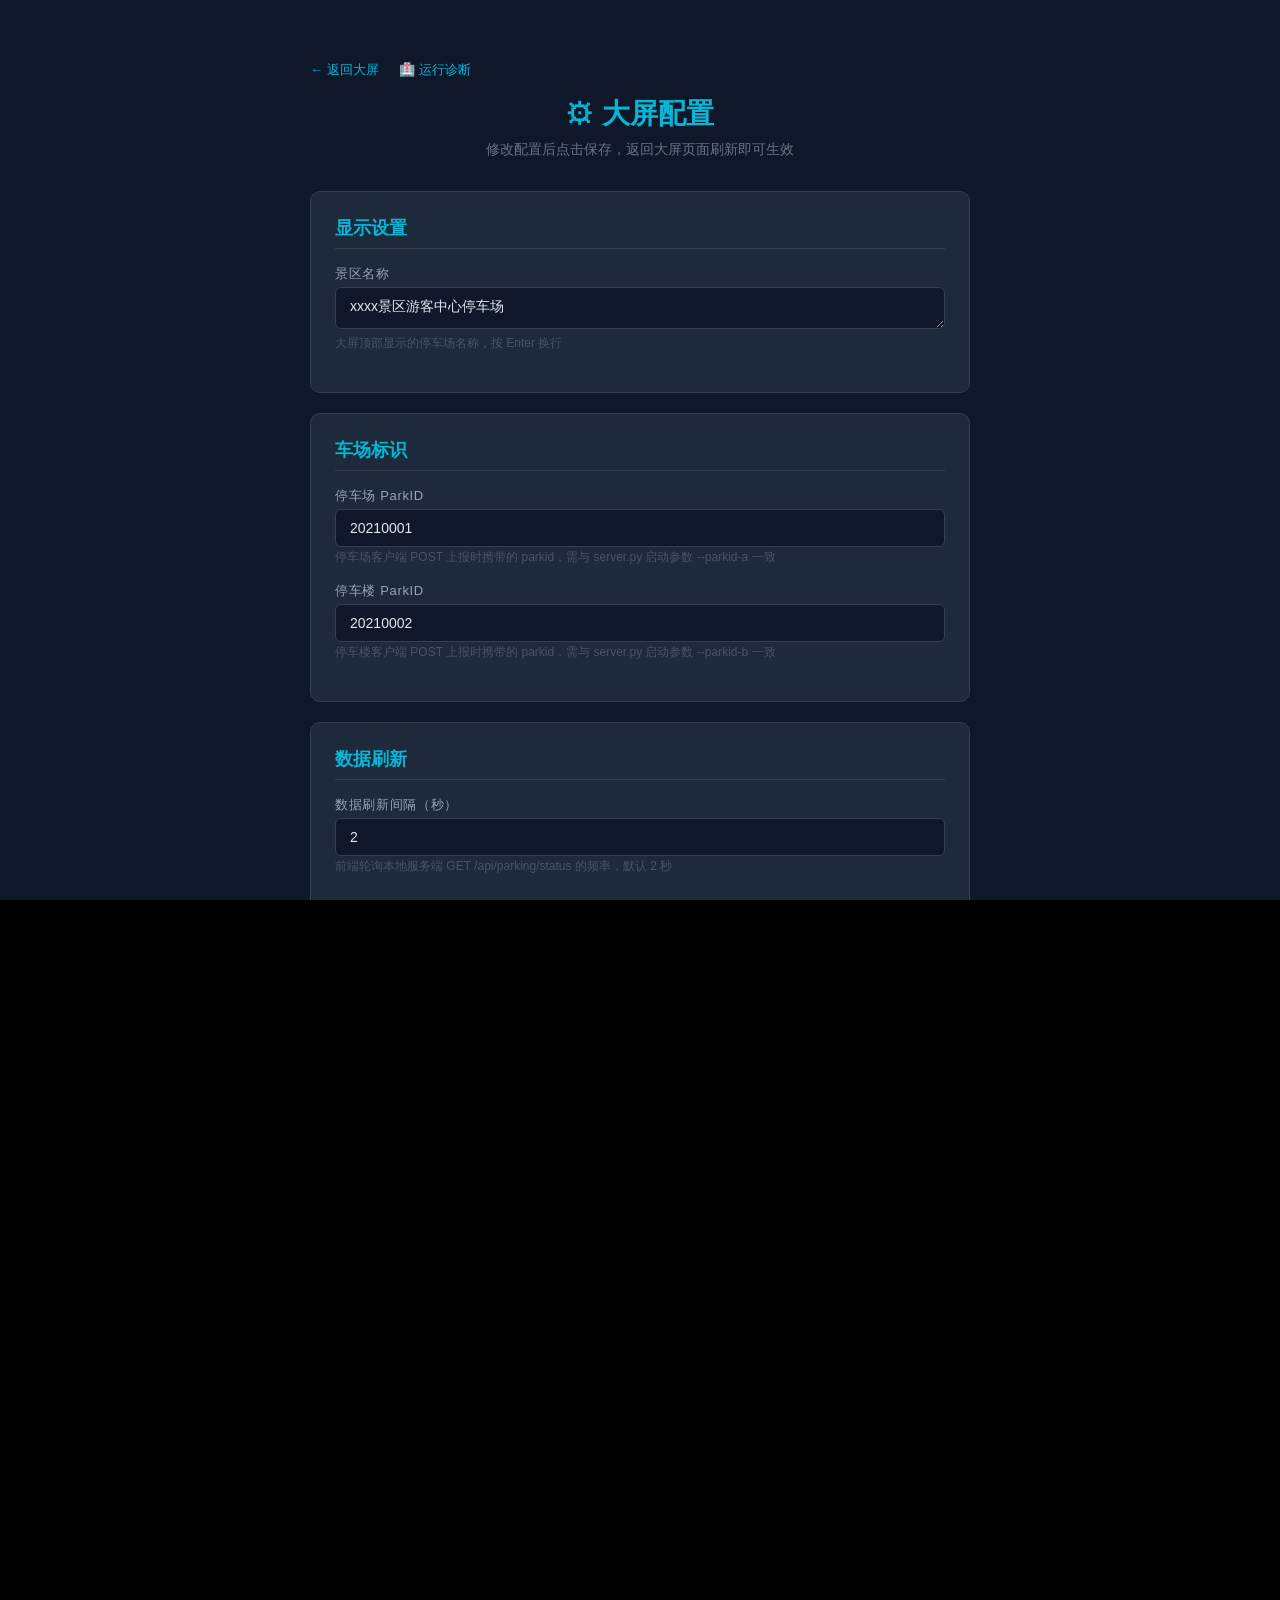
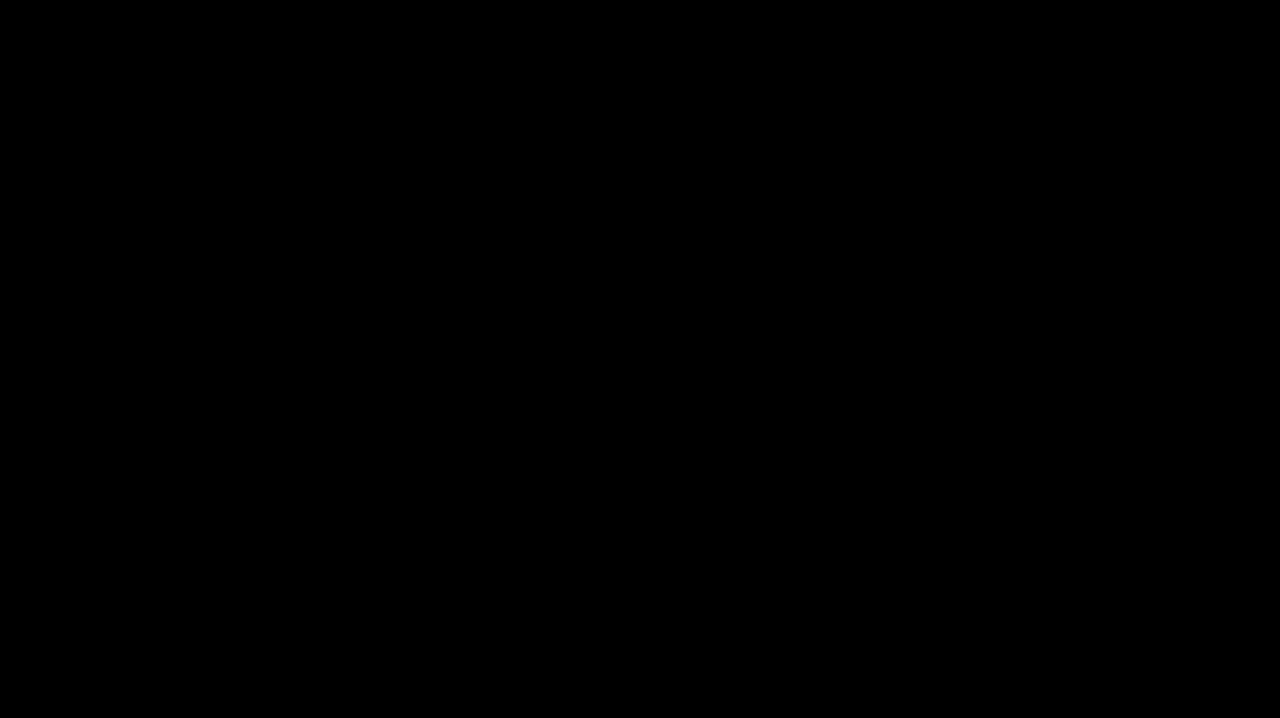
<file: admin.html>
<!DOCTYPE html>
<html lang="zh-CN">
<head>
  <meta charset="UTF-8">
  <meta name="viewport" content="width=device-width, initial-scale=1.0">
  <title>停车场大屏 — 配置管理</title>
  <link rel="stylesheet" href="css/style.css">
</head>
<body class="admin-body">
  <div class="admin-wrapper">

    <a href="index.html" class="back-link">← 返回大屏</a>
    <a href="status.html" class="back-link" style="margin-left:16px;">🏥 运行诊断</a>

    <h1>⚙ 大屏配置</h1>
    <p class="subtitle">修改配置后点击保存，返回大屏页面刷新即可生效</p>

    <!-- === Display === -->
    <div class="form-section">
      <h2>显示设置</h2>
      <div class="form-group">
        <label for="parkingName">景区名称</label>
        <textarea id="parkingName" rows="2" placeholder="xxxx景区游客中心停车场"></textarea>
        <span class="hint">大屏顶部显示的停车场名称，按 Enter 换行</span>
      </div>
    </div>

    <!-- === ParkID Mapping === -->
    <div class="form-section">
      <h2>车场标识</h2>

      <div class="form-group">
        <label for="parkIdA">停车场 ParkID</label>
        <input type="text" id="parkIdA" placeholder="20210001">
        <span class="hint">停车场客户端 POST 上报时携带的 parkid，需与 server.py 启动参数 --parkid-a 一致</span>
      </div>

      <div class="form-group">
        <label for="parkIdB">停车楼 ParkID</label>
        <input type="text" id="parkIdB" placeholder="20210002">
        <span class="hint">停车楼客户端 POST 上报时携带的 parkid，需与 server.py 启动参数 --parkid-b 一致</span>
      </div>
    </div>

    <!-- === Polling === -->
    <div class="form-section">
      <h2>数据刷新</h2>

      <div class="form-group">
        <label for="pollInterval">数据刷新间隔（秒）</label>
        <input type="number" id="pollInterval" min="1" max="60" value="2">
        <span class="hint">前端轮询本地服务端 GET /api/parking/status 的频率，默认 2 秒</span>
      </div>
    </div>

    <!-- === Video Streams === -->
    <div class="form-section">
      <h2>监控画面</h2>

      <div id="video-streams-list">
        <!-- Stream rows rendered dynamically by admin.js -->
      </div>

      <button class="btn-add-stream" id="btn-add-stream" type="button">
        ＋ 添加监控画面
      </button>

      <button class="btn btn-secondary" id="btn-import-cameras" type="button" style="margin-left: 8px;">
        📥 从 config.json 重新导入摄像头
      </button>

      <div class="form-group" style="margin-top: 16px;">
        <label for="cameraRotateInterval">摄像头轮播间隔（秒）</label>
        <input type="number" id="cameraRotateInterval" min="0" max="3600" value="30">
        <span class="hint">多个监控画面自动轮播的间隔秒数，默认 30 秒。0 表示不轮播，固定显示第一个画面。画面断流时会自动切换到其备用流，主画面持续可达 3 分钟后自动切回。</span>
      </div>
    </div>

    <!-- === Ad Video Playback === -->
    <div class="form-section">
      <h2>广告视频轮播</h2>

      <div class="form-group">
        <label for="videoFolder">视频文件夹（相对于 /videos/）</label>
        <input type="text" id="videoFolder" placeholder="ads">
        <span class="hint">存放轮播视频的子文件夹，如 ads 对应 /videos/ads/。留空则禁用广告轮播，始终显示摄像头画面。系统按文件名排序播放 .mp4 / .webm / .mkv 文件。</span>
      </div>

      <div class="form-group">
        <label for="cameraDuration">摄像头持续显示时间（秒）</label>
        <input type="number" id="cameraDuration" min="10" max="3600" value="300">
        <span class="hint">每个广告视频播完后，摄像头画面持续显示的时间。默认 300 秒（5 分钟）。</span>
      </div>
    </div>

    <!-- === Actions === -->
    <div class="form-actions">
      <button class="btn btn-primary" id="btn-save">保存配置</button>
      <button class="btn btn-secondary" id="btn-reset">恢复默认</button>
    </div>

  </div>

  <div class="toast" id="toast"></div>

  <script src="js/config.js"></script>
  <script src="js/admin.js"></script>
</body>
</html>
</file>
<file: css/style.css>
/* ============================================================
   Parking Display Screen — Styles
   9:4 aspect ratio, 2x2 grid, dark theme for large outdoor LED display
   Optimized for tourist-facing outdoor screen: large fonts, high contrast
   ============================================================ */

/* --- Reset & Base --- */
*, *::before, *::after {
  margin: 0;
  padding: 0;
  box-sizing: border-box;
}

html, body {
  width: 100%;
  height: 100%;
  overflow: hidden;
  font-family: 'Microsoft YaHei', 'PingFang SC', 'Helvetica Neue', sans-serif;
  background: #000;
  -webkit-font-smoothing: antialiased;
}

/* --- 9:4 Aspect Ratio Wrapper --- */
#app {
  width: 100vw;
  height: 100vh;
  display: flex;
  align-items: center;
  justify-content: center;
  background: #050a14;
}

#container {
  /* Compute size that fits viewport while maintaining 9:4 */
  width:  99vw;
  height: 99vh;

  display: grid;
  grid-template-columns: 3fr 1fr;
  gap: 6px;
  padding: 6px;
  background: #080e1e;
}

/* ============================================================
   Parking Info Cards (top row)
   ============================================================ */
.parking-card {
  background: linear-gradient(135deg, #0f1a2e 0%, #111d33 100%);
  border: 1px solid rgba(6, 182, 212, 0.25);
  border-radius: 8px;
  display: flex;
  flex-direction: column;
  padding: 0 3%;
  position: relative;
  overflow: hidden;
  transition: opacity 0.3s ease;
}

/* Subtle top accent line */
.parking-card::before {
  content: '';
  position: absolute;
  top: 0;
  left: 10%;
  right: 10%;
  height: 2px;
  background: linear-gradient(90deg, transparent, #06b6d4, transparent);
  opacity: 0.6;
}

/* Status dot — absolute positioned top-right */
.parking-card .status-dot {
  position: absolute;
  top: 10px;
  right: 14px;
  width: 10px;
  height: 10px;
  min-width: 10px;
  border-radius: 50%;
  background: #10b981;
  box-shadow: 0 0 10px rgba(16, 185, 129, 0.6);
  transition: background 0.3s, box-shadow 0.3s;
  z-index: 2;
}

.parking-card .status-dot.error {
  background: #ef4444;
  box-shadow: 0 0 10px rgba(239, 68, 68, 0.6);
}

/* --- Stats stack: name + 3 blocks (label row + value row each) --- */
.parking-card .stats-stack {
  flex: 1;
  display: flex;
  flex-direction: column;
  justify-content: space-evenly;
}

/* Location name — cyan, standalone line */
.parking-card .stat-name {
  font-size: clamp(28px, 6vh, 70px);
  font-weight: 700;
  color: #06b6d4;
  text-align: center;
  text-shadow:
    0 0 20px rgba(6, 182, 212, 0.5),
    0 0 60px rgba(6, 182, 212, 0.2);
  line-height: 1.2;
}

/* Each data block: label row + value row */
.parking-card .stat-block {
  display: flex;
  flex-direction: column;
  align-items: center;
}

/* Label row — smaller descriptive text */
.parking-card .stat-block .stat-label {
  font-size: clamp(30px, 4vh, 48px);
  color: #94a3b8;
  letter-spacing: 0.05em;
  line-height: 1.3;
    font-weight: bold;
  white-space: nowrap;
}

/* Value row: number + unit on one baseline */
.parking-card .stat-row {
  display: flex;
  align-items: baseline;
  justify-content: center;
  gap: 0.2em;
  line-height: 1;
}

/* The big number */
.parking-card .stat-value {
  font-weight: 800;
  line-height: 1;
  letter-spacing: 0.02em;
  transition: all 0.6s cubic-bezier(0.25, 0.46, 0.45, 0.94);
}

/* Unit */
.parking-card .stat-unit {
  font-size: clamp(18px, 3vh, 36px);
  color: #94a3b8;
  letter-spacing: 0.05em;
  white-space: nowrap;
}

/* Total — red */
.parking-card .stat-block.total .stat-value {
  font-size: clamp(40px, 9vh, 130px);
  color: #ef4444;
  text-shadow:
    0 0 20px rgba(239, 68, 68, 0.5),
    0 0 60px rgba(239, 68, 68, 0.2);
}

/* Total available — green */
.parking-card .stat-block.total-avail .stat-value {
  font-size: clamp(40px, 9vh, 130px);
  color: #10b981;
  text-shadow:
    0 0 20px rgba(16, 185, 129, 0.5),
    0 0 60px rgba(16, 185, 129, 0.2);
}

/* Pulse animation on number change */
.parking-card .stat-value.updating {
  transform: scale(1.06);
}
.parking-card .stat-block.total-avail .stat-value.updating {
  color: #34d399;
}
.parking-card .stat-block.total .stat-value.updating {
  color: #f87171;
}

/* ============================================================
   Video Area & Panels — stacked, fade-transition rotation
   ============================================================ */
.video-area {
  position: relative;
  background: #02050d;
  border: 1px solid rgba(6, 182, 212, 0.2);
  border-radius: 8px;
  overflow: hidden;
}

/* Single video panel — fills the video area */
.video-panel {
  position: absolute;
  inset: 0;
}

.video-panel iframe,
.video-panel video {
  position: absolute;
  inset: 0;
  width: 100%;
  height: 100%;
  border: none;
  object-fit: fill;
  transition: opacity 0.5s ease;
}

/* 双 video 元素渐变切换 */
.video-panel video.video-active {
  opacity: 1;
  z-index: 2;
}

.video-panel video.video-standby {
  opacity: 0;
  z-index: 1;
}

/* --- No-signal placeholder --- */
.video-placeholder {
  position: absolute;
  inset: 0;
  display: flex;
  flex-direction: column;
  align-items: center;
  justify-content: center;
  pointer-events: none;
  gap: 2%;
  z-index: 1;
}

.video-placeholder .icon {
  font-size: clamp(28px, 6vh, 64px);
  opacity: 0.5;
  animation: placeholderPulse 3s ease-in-out infinite;
}

.video-placeholder .text {
  color: #475569;
  font-size: clamp(12px, 2.5vh, 28px);
  font-weight: 500;
  letter-spacing: 0.1em;
}

.video-placeholder .sub {
  color: #334155;
  font-size: clamp(10px, 1.6vh, 18px);
  letter-spacing: 0.05em;
}

@keyframes placeholderPulse {
  0%, 100% { opacity: 0.35; }
  50%      { opacity: 0.65; }
}

/* --- Error overlay --- */
.error-overlay {
  position: absolute;
  inset: 0;
  background: rgba(0, 0, 0, 0.85);
  display: flex;
  align-items: center;
  justify-content: center;
  color: #ef4444;
  font-size: clamp(12px, 2vh, 22px);
  pointer-events: none;
  opacity: 0;
  transition: opacity 0.4s;
}

.error-overlay.visible {
  opacity: 1;
}

/* ============================================================
   Admin Page Styles
   ============================================================ */

.admin-body {
  background: #0f172a;
  color: #e2e8f0;
  overflow-y: auto;
}

.admin-wrapper {
  max-width: 700px;
  margin: 40px auto;
  padding: 20px;
}

.admin-wrapper h1 {
  text-align: center;
  color: #06b6d4;
  font-size: 28px;
  margin-bottom: 8px;
}

.admin-wrapper .subtitle {
  text-align: center;
  color: #64748b;
  font-size: 14px;
  margin-bottom: 32px;
}

.form-section {
  background: #1e293b;
  border: 1px solid #334155;
  border-radius: 10px;
  padding: 24px;
  margin-bottom: 20px;
}

.form-section h2 {
  color: #06b6d4;
  font-size: 18px;
  margin-bottom: 16px;
  padding-bottom: 8px;
  border-bottom: 1px solid #334155;
}

.form-group {
  margin-bottom: 16px;
}

.form-group label {
  display: block;
  color: #94a3b8;
  font-size: 13px;
  margin-bottom: 4px;
  letter-spacing: 0.05em;
}

.form-group input,
.form-group select,
.form-group textarea {
  width: 100%;
  padding: 10px 14px;
  background: #0f172a;
  border: 1px solid #334155;
  border-radius: 6px;
  color: #e2e8f0;
  font-size: 14px;
  font-family: inherit;
  outline: none;
  transition: border-color 0.2s;
}

.form-group input:focus,
.form-group select:focus,
.form-group textarea:focus {
  border-color: #06b6d4;
}

.form-group textarea {
  resize: vertical;
  min-height: 42px;
  field-sizing: content;
}

.form-group .hint {
  color: #475569;
  font-size: 12px;
  margin-top: 4px;
}

.form-actions {
  display: flex;
  gap: 12px;
  justify-content: center;
  margin-top: 24px;
}

.btn {
  padding: 10px 32px;
  border: none;
  border-radius: 6px;
  font-size: 15px;
  font-family: inherit;
  cursor: pointer;
  transition: all 0.2s;
  letter-spacing: 0.05em;
}

.btn-primary {
  background: #06b6d4;
  color: #fff;
}

.btn-primary:hover {
  background: #0891b2;
}

.btn-secondary {
  background: #334155;
  color: #e2e8f0;
}

.btn-secondary:hover {
  background: #475569;
}

.btn-warn {
  background: transparent;
  border: 1px solid #475569;
  color: #94a3b8;
}

.btn-warn:hover {
  border-color: #ef4444;
  color: #ef4444;
}

.toast {
  position: fixed;
  top: 20px;
  left: 50%;
  transform: translateX(-50%);
  background: #10b981;
  color: #fff;
  padding: 10px 24px;
  border-radius: 6px;
  font-size: 14px;
  opacity: 0;
  transition: opacity 0.3s;
  pointer-events: none;
  z-index: 999;
}

.toast.show {
  opacity: 1;
}

/* --- Video stream row (admin page) --- */
.stream-row {
  background: #0f172a;
  border: 1px solid #334155;
  border-radius: 8px;
  padding: 16px;
  margin-bottom: 12px;
  position: relative;
}

.stream-header {
  display: flex;
  align-items: center;
  justify-content: space-between;
  margin-bottom: 12px;
}

.stream-index {
  color: #06b6d4;
  font-size: 14px;
  font-weight: 700;
  letter-spacing: 0.05em;
}

.stream-header .btn-remove {
  background: transparent;
  border: 1px solid #475569;
  color: #94a3b8;
  padding: 3px 12px;
  border-radius: 4px;
  font-size: 12px;
  cursor: pointer;
  transition: all 0.2s;
  font-family: inherit;
}

.stream-header .btn-remove:hover {
  border-color: #ef4444;
  color: #ef4444;
}

.stream-row .form-group {
  margin-bottom: 10px;
}

.stream-row .form-group:last-child {
  margin-bottom: 0;
}

.stream-row .form-group label {
  font-size: 12px;
}

.stream-row .form-group input,
.stream-row .form-group select {
  padding: 8px 12px;
  font-size: 13px;
}

.btn-add-stream {
  width: 100%;
  margin-top: 4px;
  padding: 10px 0;
  background: transparent;
  border: 2px dashed #334155;
  color: #64748b;
  font-size: 14px;
  font-family: inherit;
  cursor: pointer;
  border-radius: 8px;
  transition: all 0.2s;
  letter-spacing: 0.05em;
}

.btn-add-stream:hover {
  border-color: #06b6d4;
  color: #06b6d4;
}

/* 备用流子列表（嵌套在 stream-row 内） */
.backup-list {
  margin-top: 12px;
  padding: 12px;
  background: #0b1120;
  border: 1px dashed #334155;
  border-radius: 6px;
}

.backup-title {
  color: #64748b;
  font-size: 12px;
  margin-bottom: 10px;
  letter-spacing: 0.03em;
}

.backup-row {
  background: #111c33;
  border: 1px solid #2b3a55;
  border-radius: 6px;
  padding: 12px;
  margin-bottom: 10px;
}

.backup-index {
  color: #f59e0b;
  font-size: 12px;
  font-weight: 700;
  letter-spacing: 0.05em;
}

.btn-add-backup {
  width: 100%;
  padding: 8px 0;
  background: transparent;
  border: 1px dashed #334155;
  color: #64748b;
  font-size: 12px;
  font-family: inherit;
  cursor: pointer;
  border-radius: 6px;
  transition: all 0.2s;
  letter-spacing: 0.05em;
}

.btn-add-backup:hover {
  border-color: #f59e0b;
  color: #f59e0b;
}

/* Back link */
.back-link {
  display: inline-block;
  color: #06b6d4;
  text-decoration: none;
  font-size: 13px;
  margin-bottom: 16px;
}

.back-link:hover {
  text-decoration: underline;
}

/* 诊断仪表盘基础样式 */
.diag-body {
  background: #0f172a;
  color: #e2e8f0;
  overflow-y: auto;
}
</file>
